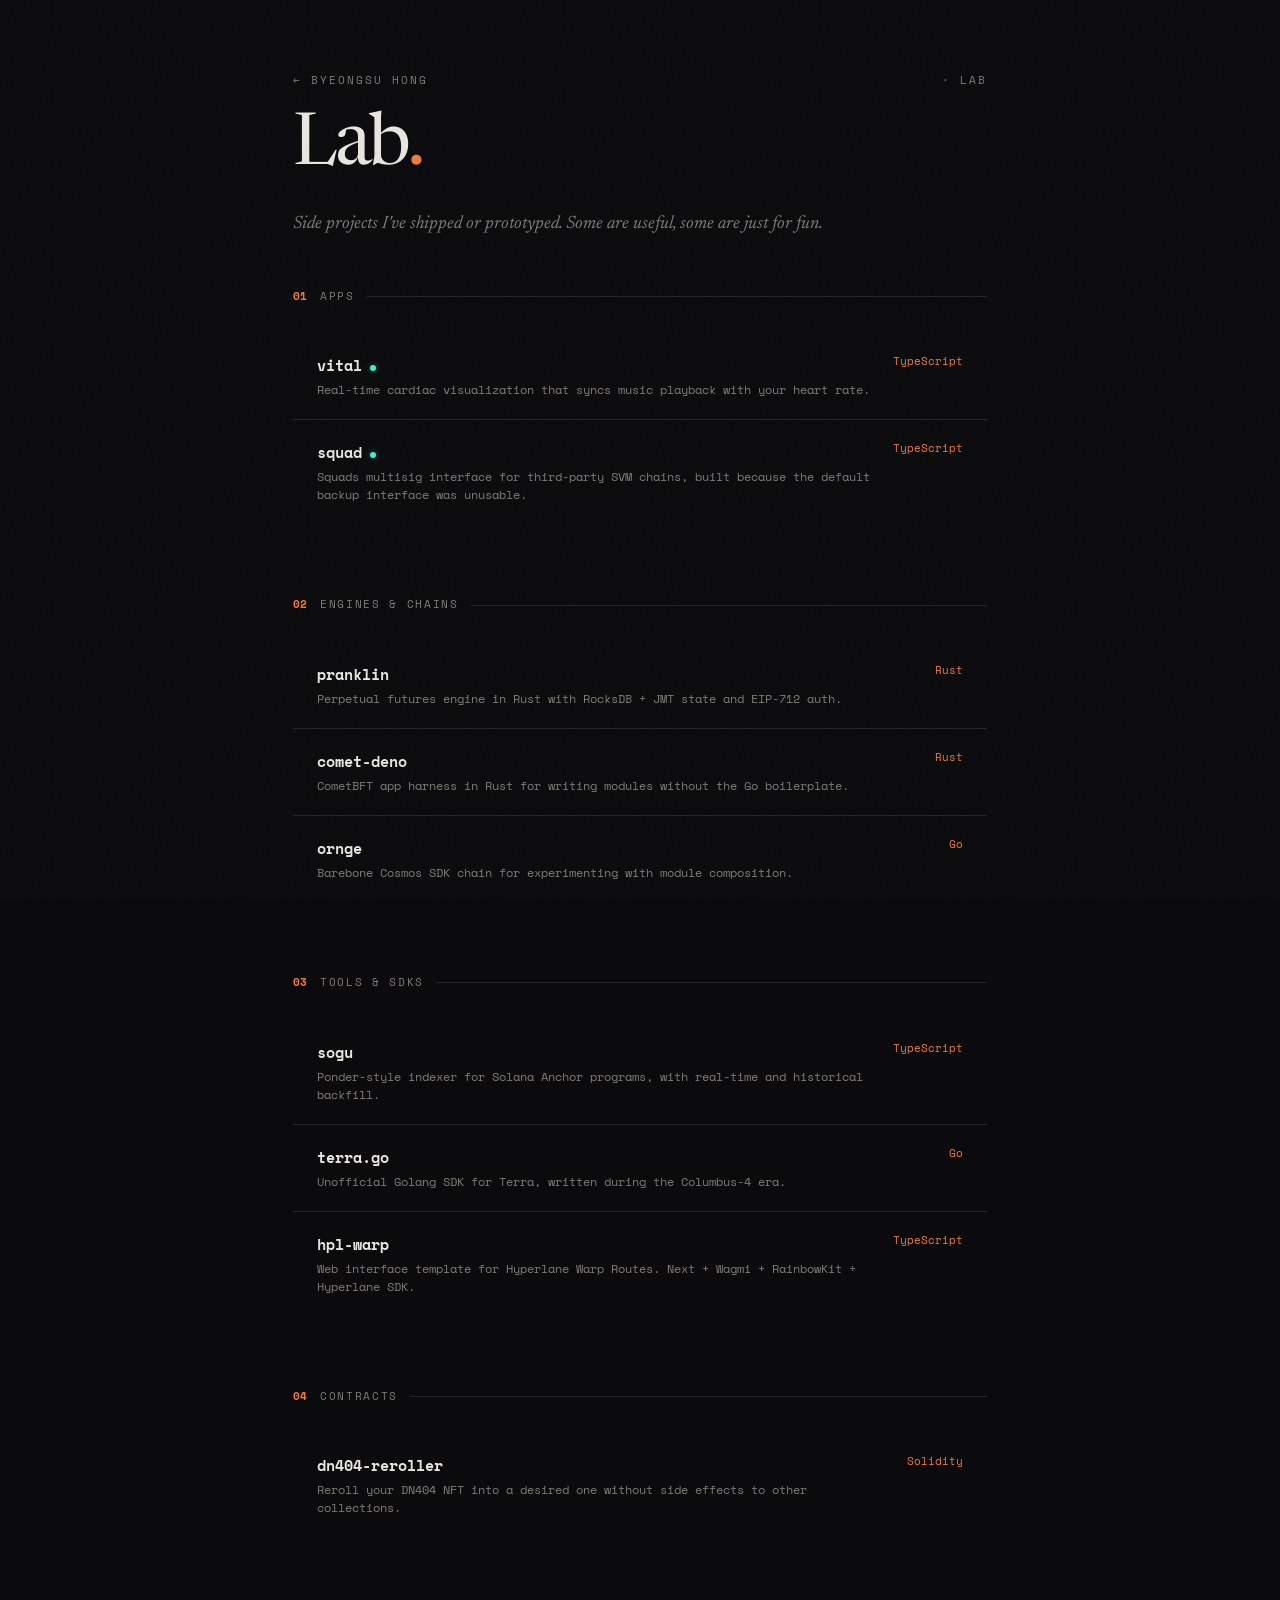
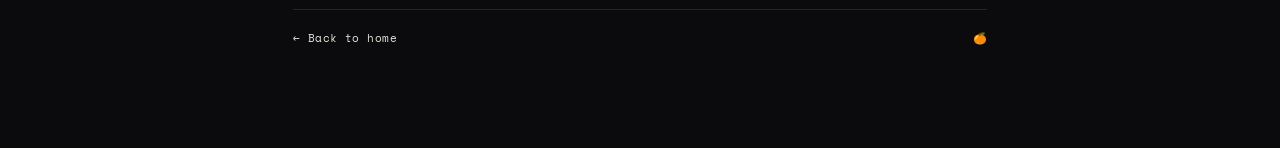
<file: lab.html>
<!DOCTYPE html>
<html lang="en">
<head>
<meta charset="UTF-8">
<meta name="viewport" content="width=device-width, initial-scale=1.0">
<title>Lab · ByeongSu Hong</title>
<meta name="description" content="ByeongSu Hong's personal projects: apps, engines, tools and contracts.">
<link rel="preconnect" href="https://fonts.googleapis.com">
<link rel="preconnect" href="https://fonts.gstatic.com" crossorigin>
<link rel="dns-prefetch" href="https://fonts.googleapis.com">
<link rel="dns-prefetch" href="https://fonts.gstatic.com">
<link href="https://fonts.googleapis.com/css2?family=Space+Mono:wght@400;700&family=Newsreader:ital,opsz,wght@0,6..72,400;1,6..72,400&display=swap" rel="stylesheet">
<link rel="icon" href="favicon.svg" type="image/svg+xml">
<link rel="stylesheet" href="style.css">
</head>
<body>
<div class="noise"></div>
<div class="page">

  <!-- HERO -->
  <div class="hero">
    <div class="hero-label"><a href="index.html">← ByeongSu Hong</a> · Lab</div>
    <h1 class="hero-name">Lab<span class="dot" aria-hidden="true">.</span></h1>
    <p class="hero-bio">Side projects I've shipped or prototyped. Some are useful, some are just for fun.</p>
  </div>

  <!-- APPS -->
  <div class="section">
    <div class="section-header">
      <span class="section-num">01</span>
      <span class="section-title">Apps</span>
      <div class="section-line"></div>
    </div>
    <div class="project-list">
      <a class="project-card" href="https://vital.byeongsu.dev" target="_blank" rel="noopener noreferrer">
        <div>
          <div class="project-name">vital<span class="live-dot" role="img" aria-label="live"></span></div>
          <div class="project-desc">Real-time cardiac visualization that syncs music playback with your heart rate.</div>
        </div>
        <div class="project-meta"><div class="project-lang">TypeScript</div></div>
      </a>
      <a class="project-card" href="https://squad.byeongsu.dev" target="_blank" rel="noopener noreferrer">
        <div>
          <div class="project-name">squad<span class="live-dot" role="img" aria-label="live"></span></div>
          <div class="project-desc">Squads multisig interface for third-party SVM chains, built because the default backup interface was unusable.</div>
        </div>
        <div class="project-meta"><div class="project-lang">TypeScript</div></div>
      </a>
    </div>
  </div>

  <!-- ENGINES & CHAINS -->
  <div class="section">
    <div class="section-header">
      <span class="section-num">02</span>
      <span class="section-title">Engines &amp; Chains</span>
      <div class="section-line"></div>
    </div>
    <div class="project-list">
      <a class="project-card" href="https://github.com/byeongsu-hong/pranklin" target="_blank" rel="noopener noreferrer">
        <div>
          <div class="project-name">pranklin</div>
          <div class="project-desc">Perpetual futures engine in Rust with RocksDB + JMT state and EIP-712 auth.</div>
        </div>
        <div class="project-meta"><div class="project-lang">Rust</div></div>
      </a>
      <a class="project-card" href="https://github.com/byeongsu-hong/comet-deno" target="_blank" rel="noopener noreferrer">
        <div>
          <div class="project-name">comet-deno</div>
          <div class="project-desc">CometBFT app harness in Rust for writing modules without the Go boilerplate.</div>
        </div>
        <div class="project-meta"><div class="project-lang">Rust</div></div>
      </a>
      <a class="project-card" href="https://github.com/byeongsu-hong/ornge" target="_blank" rel="noopener noreferrer">
        <div>
          <div class="project-name">ornge</div>
          <div class="project-desc">Barebone Cosmos SDK chain for experimenting with module composition.</div>
        </div>
        <div class="project-meta"><div class="project-lang">Go</div></div>
      </a>
    </div>
  </div>

  <!-- TOOLS & SDKs -->
  <div class="section">
    <div class="section-header">
      <span class="section-num">03</span>
      <span class="section-title">Tools &amp; SDKs</span>
      <div class="section-line"></div>
    </div>
    <div class="project-list">
      <a class="project-card" href="https://github.com/byeongsu-hong/sogu" target="_blank" rel="noopener noreferrer">
        <div>
          <div class="project-name">sogu</div>
          <div class="project-desc">Ponder-style indexer for Solana Anchor programs, with real-time and historical backfill.</div>
        </div>
        <div class="project-meta"><div class="project-lang">TypeScript</div></div>
      </a>
      <a class="project-card" href="https://github.com/byeongsu-hong/terra.go" target="_blank" rel="noopener noreferrer">
        <div>
          <div class="project-name">terra.go</div>
          <div class="project-desc">Unofficial Golang SDK for Terra, written during the Columbus-4 era.</div>
        </div>
        <div class="project-meta"><div class="project-lang">Go</div></div>
      </a>
      <a class="project-card" href="https://github.com/byeongsu-hong/hpl-warp" target="_blank" rel="noopener noreferrer">
        <div>
          <div class="project-name">hpl-warp</div>
          <div class="project-desc">Web interface template for Hyperlane Warp Routes. Next + Wagmi + RainbowKit + Hyperlane SDK.</div>
        </div>
        <div class="project-meta"><div class="project-lang">TypeScript</div></div>
      </a>
    </div>
  </div>

  <!-- CONTRACTS -->
  <div class="section">
    <div class="section-header">
      <span class="section-num">04</span>
      <span class="section-title">Contracts</span>
      <div class="section-line"></div>
    </div>
    <div class="project-list">
      <a class="project-card" href="https://github.com/byeongsu-hong/dn404-reroller" target="_blank" rel="noopener noreferrer">
        <div>
          <div class="project-name">dn404-reroller</div>
          <div class="project-desc">Reroll your DN404 NFT into a desired one without side effects to other collections.</div>
        </div>
        <div class="project-meta"><div class="project-lang">Solidity</div></div>
      </a>
    </div>
  </div>

  <div class="footer">
    <span><a href="index.html">← Back to home</a></span>
    <span>🍊</span>
  </div>

</div>

</body>
</html>
</file>
<file: style.css>
:root {
  --bg: #0B0B0D;
  --fg: #E8E5DF;
  --dim: #807B76;
  --accent: #F27A3A;
  --accent2: #3AF2C8;
  --card: #141417;
  --border: #252528;
  --mono: 'Space Mono', monospace;
  --serif: 'Newsreader', Georgia, serif;
}

* { margin: 0; padding: 0; box-sizing: border-box; }

body {
  background: var(--bg);
  color: var(--fg);
  font-family: var(--mono);
  font-size: 14px;
  line-height: 1.6;
  -webkit-font-smoothing: antialiased;
}

::selection { background: var(--accent); color: var(--bg); }

a { color: var(--fg); text-decoration: none; transition: color 0.2s; }
a:hover { color: var(--accent); }

.noise {
  position: fixed; inset: 0; z-index: 9999; pointer-events: none; opacity: 0.025;
  background-image: url("data:image/svg+xml,%3Csvg viewBox='0 0 256 256' xmlns='http://www.w3.org/2000/svg'%3E%3Cfilter id='n'%3E%3CfeTurbulence type='fractalNoise' baseFrequency='0.85' numOctaves='4' stitchTiles='stitch'/%3E%3C/filter%3E%3Crect width='100%25' height='100%25' filter='url(%23n)'/%3E%3C/svg%3E");
  background-size: 256px;
}

.page { max-width: clamp(740px, 58vw, 920px); margin: 0 auto; padding: 72px 24px 100px; }

@media (min-width: 1280px) {
  body { font-size: 15px; }
}
@media (min-width: 1600px) {
  body { font-size: 16px; }
}

/* ── HERO ── */
.hero { margin-bottom: 48px; }

.hero-label {
  display: flex; justify-content: space-between; align-items: baseline;
  gap: 12px; flex-wrap: wrap;
  font-size: 11px; text-transform: uppercase; letter-spacing: 0.18em;
  color: var(--dim); margin-bottom: 20px;
}
.hero-label a { color: var(--dim); transition: color 0.2s; }
.hero-label a:hover { color: var(--accent); }
.hero-lab-link::after { content: ' →'; }

.hero-name {
  font-family: var(--serif); font-size: clamp(48px, 9vw, 72px);
  font-weight: 400; letter-spacing: -0.03em; line-height: 1.05; margin-bottom: 24px;
}
.hero-name .dot { color: var(--accent); }

.hero-bio {
  font-family: var(--serif); font-size: 18px; font-weight: 400;
  color: var(--dim); max-width: 540px; line-height: 1.7;
  font-style: italic;
}

.hero-links {
  display: flex; gap: 20px; margin-top: 32px; flex-wrap: wrap;
}
.hero-links a {
  font-size: 12px; text-transform: uppercase; letter-spacing: 0.1em;
  color: var(--dim); padding: 8px 16px;
  border: 1px solid var(--border); transition: all 0.25s;
}
.hero-links a:hover {
  color: var(--accent); border-color: var(--accent);
  box-shadow: 0 0 12px rgba(242,122,58,0.15);
}

/* ── SECTIONS ── */
.section { margin-bottom: 72px; }
.section-header {
  display: flex; align-items: center; gap: 12px;
  margin-bottom: 28px;
}
.section-num {
  font-size: 11px; color: var(--accent); letter-spacing: 0.06em;
  font-weight: 700;
}
.section-title {
  font-size: 11px; text-transform: uppercase; letter-spacing: 0.15em;
  color: var(--dim);
}
.section-line { flex: 1; height: 1px; background: var(--border); }

/* ── EXPERIENCE ── */
.exp-item {
  display: grid; grid-template-columns: 1fr; gap: 4px;
  padding: 20px 0; border-bottom: 1px solid var(--border);
  position: relative;
}
.exp-item:last-child { border-bottom: none; }

.exp-top {
  display: flex; justify-content: space-between; align-items: baseline;
  flex-wrap: wrap; gap: 8px;
}
.exp-role { font-size: 15px; font-weight: 700; }
.exp-date { font-size: 12px; color: var(--dim); letter-spacing: 0.03em; flex-shrink: 0; }
.exp-company { font-size: 13px; color: var(--accent); margin-bottom: 6px; }

.exp-projects { margin-top: 8px; }
.exp-project-name {
  font-size: 13px; font-weight: 700; color: var(--fg);
  margin-top: 10px; margin-bottom: 2px;
}
.exp-desc {
  font-size: 12px; color: var(--dim); line-height: 1.6;
}

.exp-tags {
  display: flex; flex-wrap: wrap; gap: 6px; margin-top: 12px;
}
.exp-tag {
  font-size: 10px; letter-spacing: 0.04em; padding: 3px 8px;
  background: rgba(242,122,58,0.06); color: var(--accent); border: 1px solid rgba(242,122,58,0.12);
}

/* ── GITHUB GRASS ── */
.gh-grass { width: 100%; overflow-x: auto; padding: 4px 0; }
.gh-grass-img { width: 100%; min-width: 640px; display: block; }

/* ── TECH STACK ── */

/* ── PROJECTS ── */
.project-list { display: flex; flex-direction: column; gap: 1px; background: var(--border); }

.project-card {
  background: var(--bg); padding: 20px 24px;
  display: grid; grid-template-columns: 1fr auto; gap: 12px; align-items: start;
  transition: background 0.2s;
}
.project-card:hover { background: var(--card); }

.project-name { font-size: 15px; font-weight: 700; }
.project-name .live-dot {
  display: inline-block; width: 6px; height: 6px; border-radius: 50%;
  background: var(--accent2); margin-left: 8px; vertical-align: middle;
  box-shadow: 0 0 6px rgba(58,242,200,0.4);
}
.project-desc { font-size: 12px; color: var(--dim); line-height: 1.5; margin-top: 4px; }
.project-meta { text-align: right; flex-shrink: 0; }
.project-lang { font-size: 11px; color: var(--accent); }
.project-stars { font-size: 11px; color: var(--dim); }

/* ── OSS ── */
.oss-item {
  padding: 14px 0; border-bottom: 1px solid var(--border);
  display: grid; grid-template-columns: 1fr auto; gap: 12px; align-items: baseline;
}
.oss-item:last-child { border-bottom: none; }
.oss-name { font-size: 14px; font-weight: 700; }
.oss-desc { font-size: 12px; color: var(--dim); }

/* ── FOOTER ── */
.footer {
  margin-top: 64px; padding-top: 20px; border-top: 1px solid var(--border);
  font-size: 11px; color: var(--dim); letter-spacing: 0.04em;
  display: flex; justify-content: space-between; align-items: center;
}

/* ── ANIMATIONS ── */
@keyframes fadeUp {
  from { opacity: 0; transform: translateY(20px); }
  to { opacity: 1; transform: translateY(0); }
}
.hero { animation: fadeUp 0.7s ease both; }
.section:nth-of-type(2) { animation: fadeUp 0.7s 0.08s ease both; }
.section:nth-of-type(3) { animation: fadeUp 0.7s 0.14s ease both; }
.section:nth-of-type(4) { animation: fadeUp 0.7s 0.20s ease both; }
.section:nth-of-type(5) { animation: fadeUp 0.7s 0.26s ease both; }
.footer { animation: fadeUp 0.7s 0.38s ease both; }


@media (max-width: 600px) {
  .page { padding: 48px 16px 72px; }
  .exp-top { flex-direction: column; }
  .project-card { grid-template-columns: 1fr; }
  .stack-grid { grid-template-columns: 1fr 1fr; }
}

@media print {
  @page {
    size: A4;
    margin: 16mm 18mm;
  }

  :root {
    --bg: #ffffff;
    --fg: #111111;
    --dim: #555555;
    --accent: #c45e1a;
    --accent2: #1abf98;
    --card: #f5f5f5;
    --border: #dddddd;
  }

  * { animation: none !important; transition: none !important; }

  body { background: #fff; font-size: 12px; }

  .noise, #tweaks-root, .hero-lab-link { display: none !important; }

  .page { max-width: 100%; padding: 0; }

  .hero { margin-bottom: 28px; }
  .hero-name { font-size: 42px; }
  .hero-bio { font-size: 14px; }

  .hero-links a {
    padding: 4px 10px;
    border-color: var(--border);
    color: var(--dim);
  }
  .hero-links a:hover { box-shadow: none; }

  .section { margin-bottom: 28px; }
  .section-header { margin-bottom: 14px; }

  .stack-grid, .project-list {
    gap: 0;
    background: transparent;
    border: 1px solid var(--border);
  }
  .stack-cell, .project-card {
    border-bottom: 1px solid var(--border);
    border-right: 1px solid var(--border);
  }
  .stack-cell:last-child { border-bottom: none; }

  .project-card { grid-template-columns: 1fr; }

  .exp-item, .oss-item, .project-card, .stack-cell { break-inside: avoid; }

  /* hide GitHub grass — won't print usefully */
  .section:has(.gh-grass) { display: none; }

  .footer { margin-top: 24px; padding-top: 12px; }

  a { color: inherit; }
  a[href]::after {
    content: " (" attr(href) ")";
    font-size: 9px;
    color: var(--dim);
  }
  .hero-links a::after,
  .project-card::after,
  .oss-name::after { content: none; }
}
</file>
